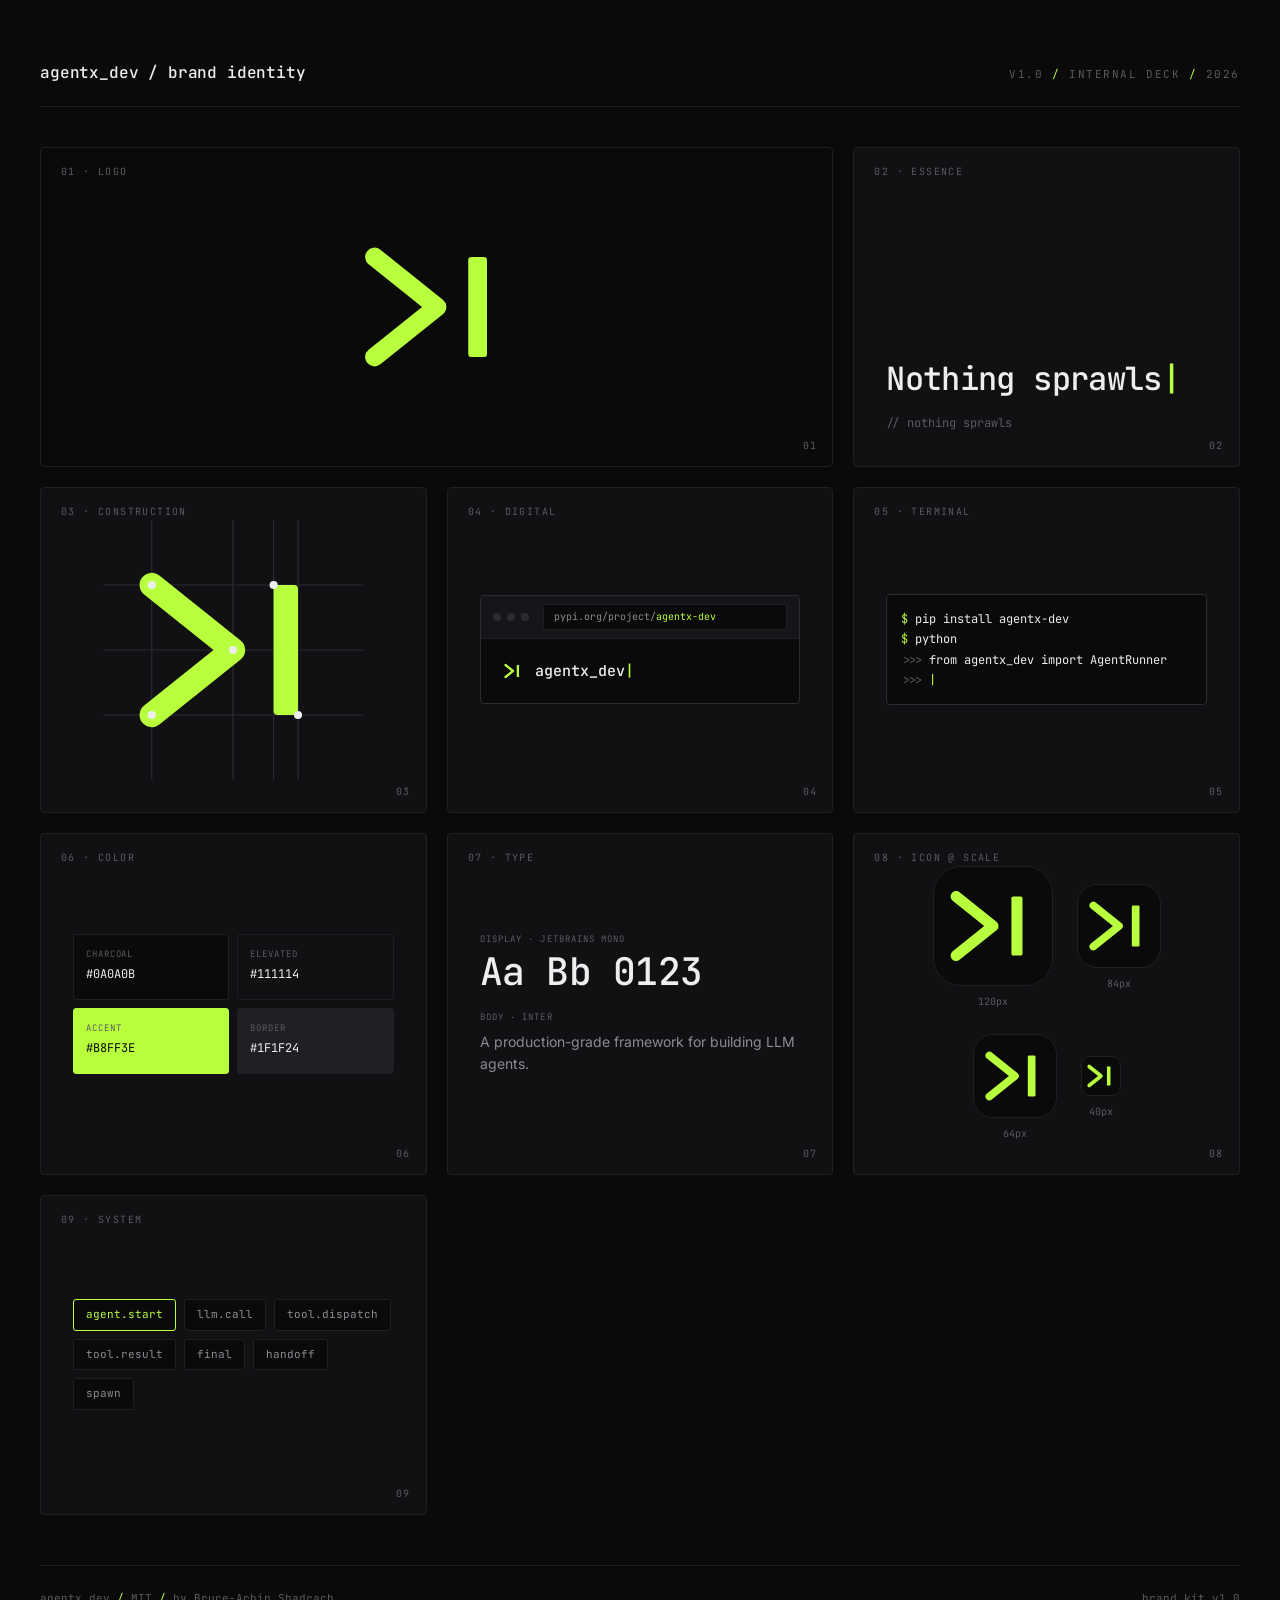
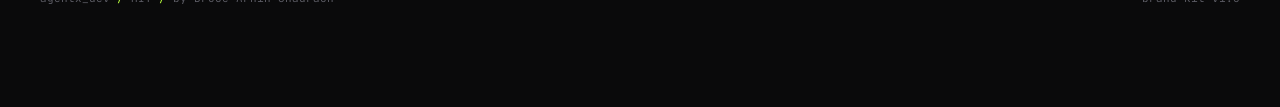
<file: brand/index.html>
<!DOCTYPE html>
<html lang="en">
<head>
  <meta charset="UTF-8" />
  <meta name="viewport" content="width=device-width, initial-scale=1.0" />
  <title>agentx_dev — brand identity</title>
  <link rel="preconnect" href="https://fonts.googleapis.com" />
  <link rel="preconnect" href="https://fonts.gstatic.com" crossorigin />
  <link rel="stylesheet" href="https://fonts.googleapis.com/css2?family=Inter:wght@400;500;600;700&family=JetBrains+Mono:wght@400;500;700&display=swap" />
  <link rel="icon" type="image/svg+xml" href="logo/app-icon.svg" />
  <style>
    :root {
      --bg: #0A0A0B;
      --bg-elev: #111114;
      --bg-elev-2: #16161A;
      --border: #1F1F24;
      --border-strong: #2B2B33;
      --text: #EEEEF0;
      --text-dim: #8B8B93;
      --text-mute: #5A5A62;
      --accent: #B8FF3E;
      --accent-glow: rgba(184, 255, 62, 0.15);
      --font-body: "Inter", -apple-system, BlinkMacSystemFont, "Segoe UI", sans-serif;
      --font-mono: "JetBrains Mono", ui-monospace, "SFMono-Regular", Menlo, Consolas, monospace;
    }
    * { box-sizing: border-box; }
    body {
      margin: 0;
      background: var(--bg);
      color: var(--text);
      font-family: var(--font-body);
      font-size: 15px;
      line-height: 1.6;
      -webkit-font-smoothing: antialiased;
    }

    /* Outer canvas -- a "deck-on-charcoal" feel. */
    .canvas {
      max-width: 1400px;
      margin: 0 auto;
      padding: 60px 40px 100px;
    }

    header.deck-header {
      display: flex;
      justify-content: space-between;
      align-items: baseline;
      margin-bottom: 40px;
      padding-bottom: 20px;
      border-bottom: 1px solid var(--border);
    }
    header.deck-header h1 {
      font-family: var(--font-mono);
      font-size: 16px;
      font-weight: 500;
      margin: 0;
      letter-spacing: -0.01em;
    }
    header.deck-header .meta {
      font-family: var(--font-mono);
      font-size: 11px;
      color: var(--text-mute);
      text-transform: uppercase;
      letter-spacing: 0.14em;
    }
    header.deck-header .meta .accent { color: var(--accent); }

    /* 3x3 grid with strong gutters. */
    .grid {
      display: grid;
      grid-template-columns: repeat(3, minmax(0, 1fr));
      gap: 20px;
    }

    .panel {
      background: var(--bg-elev);
      border: 1px solid var(--border);
      border-radius: 4px;
      padding: 32px;
      position: relative;
      overflow: hidden;
      min-height: 320px;
      display: flex;
      flex-direction: column;
      justify-content: center;
    }
    .panel::after {
      /* Panel number, bottom-right */
      content: attr(data-num);
      position: absolute;
      bottom: 12px;
      right: 16px;
      font-family: var(--font-mono);
      font-size: 10px;
      color: var(--text-mute);
      letter-spacing: 0.08em;
    }
    .panel-label {
      position: absolute;
      top: 16px;
      left: 20px;
      font-family: var(--font-mono);
      font-size: 10px;
      text-transform: uppercase;
      letter-spacing: 0.14em;
      color: var(--text-mute);
    }

    /* ---------- Panel 1: Logo cover ---------- */
    .panel.cover {
      display: flex;
      align-items: center;
      justify-content: center;
      grid-column: span 2;
      background: var(--bg);
    }
    .cover-mark { width: 40%; max-width: 200px; }

    /* ---------- Panel 2: Tagline ---------- */
    .panel.tagline {
      justify-content: flex-end;
    }
    .tagline-line {
      font-family: var(--font-mono);
      font-size: 32px;
      font-weight: 500;
      color: var(--text);
      letter-spacing: -0.02em;
      line-height: 1.1;
    }
    .tagline-line .cursor {
      color: var(--accent);
      animation: blink 1s steps(2, start) infinite;
    }
    .tagline-sub {
      color: var(--text-mute);
      font-family: var(--font-mono);
      font-size: 12px;
      margin-top: 18px;
    }
    @keyframes blink { to { visibility: hidden; } }

    /* ---------- Panel 3: Construction ---------- */
    .panel.construction {
      justify-content: center;
      align-items: center;
    }
    .construction-svg { width: 100%; max-width: 260px; }

    /* ---------- Panel 4: Digital application (browser) ---------- */
    .browser {
      background: var(--bg);
      border: 1px solid var(--border-strong);
      border-radius: 4px;
      overflow: hidden;
      width: 100%;
      max-width: 320px;
      margin: 0 auto;
    }
    .browser-bar {
      display: flex;
      align-items: center;
      gap: 6px;
      padding: 8px 12px;
      border-bottom: 1px solid var(--border);
      background: var(--bg-elev-2);
    }
    .browser-dot {
      width: 8px; height: 8px; border-radius: 50%;
      background: var(--border-strong);
    }
    .browser-url {
      margin-left: 8px;
      background: var(--bg);
      padding: 4px 10px;
      border-radius: 2px;
      font-family: var(--font-mono);
      font-size: 10px;
      color: var(--text-dim);
      flex: 1;
      border: 1px solid var(--border);
    }
    .browser-url .path { color: var(--accent); }
    .browser-body {
      padding: 20px;
      display: flex;
      align-items: center;
      gap: 10px;
    }
    .browser-body svg { width: 24px; height: 24px; }
    .browser-body .name {
      font-family: var(--font-mono);
      font-size: 15px;
      font-weight: 500;
    }
    .browser-body .name .cursor {
      color: var(--accent);
      animation: blink 1s steps(2, start) infinite;
    }

    /* ---------- Panel 5: Terminal ---------- */
    .terminal {
      background: var(--bg);
      border: 1px solid var(--border-strong);
      border-radius: 4px;
      padding: 14px;
      font-family: var(--font-mono);
      font-size: 12px;
      color: var(--text-dim);
      line-height: 1.7;
      width: 100%;
    }
    .terminal .prompt { color: var(--accent); }
    .terminal .cmd { color: var(--text); }
    .terminal .cur { color: var(--accent); animation: blink 1s steps(2, start) infinite; }

    /* ---------- Panel 6: Color system ---------- */
    .swatches {
      display: grid;
      grid-template-columns: 1fr 1fr;
      gap: 8px;
      width: 100%;
    }
    .swatch {
      padding: 12px;
      border-radius: 3px;
      font-family: var(--font-mono);
      font-size: 10px;
      display: flex;
      flex-direction: column;
      gap: 4px;
      min-height: 66px;
      border: 1px solid var(--border);
    }
    .swatch .role {
      font-size: 9px;
      color: var(--text-mute);
      text-transform: uppercase;
      letter-spacing: 0.1em;
    }
    .swatch .hex { font-size: 12px; }

    /* ---------- Panel 7: Typography ---------- */
    .type-specimen {
      display: flex;
      flex-direction: column;
      gap: 20px;
      width: 100%;
    }
    .type-block {
      display: flex;
      flex-direction: column;
      gap: 6px;
    }
    .type-label {
      font-family: var(--font-mono);
      font-size: 9px;
      color: var(--text-mute);
      text-transform: uppercase;
      letter-spacing: 0.12em;
    }
    .type-display {
      font-family: var(--font-mono);
      font-size: 38px;
      font-weight: 500;
      color: var(--text);
      letter-spacing: -0.02em;
      line-height: 1;
    }
    .type-body {
      font-family: var(--font-body);
      font-size: 14px;
      color: var(--text-dim);
    }

    /* ---------- Panel 8: App icon ---------- */
    .panel.icons {
      justify-content: center;
      align-items: center;
      gap: 24px;
      flex-direction: row;
      flex-wrap: wrap;
    }
    .icon-swatch {
      display: flex;
      flex-direction: column;
      align-items: center;
      gap: 8px;
    }
    .icon-swatch .glyph {
      width: 84px; height: 84px;
      border-radius: 20px;
      background: var(--bg);
      border: 1px solid var(--border);
      display: flex;
      align-items: center;
      justify-content: center;
    }
    .icon-swatch .glyph svg { width: 56%; height: 56%; }
    .icon-swatch .size {
      font-family: var(--font-mono);
      font-size: 10px;
      color: var(--text-mute);
    }
    /* Sub-sizes */
    .icon-swatch.large .glyph { width: 120px; height: 120px; border-radius: 28px; }
    .icon-swatch.small .glyph { width: 40px; height: 40px; border-radius: 9px; }

    /* ---------- Panel 9: System detail ---------- */
    .chips {
      display: flex;
      flex-wrap: wrap;
      gap: 8px;
      width: 100%;
    }
    .chip {
      padding: 6px 12px;
      background: var(--bg);
      border: 1px solid var(--border);
      border-radius: 3px;
      font-family: var(--font-mono);
      font-size: 11px;
      color: var(--text-dim);
    }
    .chip.active {
      color: var(--accent);
      border-color: var(--accent);
    }

    footer.deck-footer {
      margin-top: 50px;
      padding-top: 24px;
      border-top: 1px solid var(--border);
      display: flex;
      justify-content: space-between;
      font-family: var(--font-mono);
      font-size: 11px;
      color: var(--text-mute);
    }
    footer.deck-footer .accent { color: var(--accent); }

    @media (max-width: 900px) {
      .grid { grid-template-columns: 1fr; }
      .panel.cover { grid-column: span 1; }
    }
  </style>
</head>
<body>
  <div class="canvas">

    <header class="deck-header">
      <h1>agentx_dev / brand identity</h1>
      <div class="meta">v1.0 <span class="accent">/</span> internal deck <span class="accent">/</span> 2026</div>
    </header>

    <div class="grid">

      <!-- 01 · Logo Cover ................................................. -->
      <section class="panel cover" data-num="01">
        <span class="panel-label">01 · logo</span>
        <img class="cover-mark" src="logo/mark.svg" alt="agentx_dev mark" />
      </section>

      <!-- 02 · Tagline / Essence ........................................... -->
      <section class="panel tagline" data-num="02">
        <span class="panel-label">02 · essence</span>
        <div class="tagline-line">Nothing sprawls<span class="cursor">|</span></div>
        <div class="tagline-sub">// nothing sprawls</div>
      </section>

      <!-- 03 · Logo Construction ........................................... -->
      <section class="panel construction" data-num="03">
        <span class="panel-label">03 · construction</span>
        <svg class="construction-svg" viewBox="0 0 32 32" xmlns="http://www.w3.org/2000/svg">
          <!-- 8-unit grid guides -->
          <g stroke="#2B2B33" stroke-width="0.15" fill="none">
            <line x1="0" y1="8"  x2="32" y2="8"  />
            <line x1="0" y1="16" x2="32" y2="16" />
            <line x1="0" y1="24" x2="32" y2="24" />
            <line x1="6"  y1="0" x2="6"  y2="32" />
            <line x1="16" y1="0" x2="16" y2="32" />
            <line x1="21" y1="0" x2="21" y2="32" />
            <line x1="24" y1="0" x2="24" y2="32" />
          </g>
          <!-- The mark -->
          <path d="M 6 8 L 16 16 L 6 24" fill="none" stroke="#B8FF3E" stroke-width="3" stroke-linecap="round" stroke-linejoin="round" />
          <rect x="21" y="8" width="3" height="16" rx="0.5" fill="#B8FF3E" />
          <!-- Anchor dots -->
          <g fill="#EEEEF0">
            <circle cx="6"  cy="8"  r="0.5" />
            <circle cx="16" cy="16" r="0.5" />
            <circle cx="6"  cy="24" r="0.5" />
            <circle cx="21" cy="8"  r="0.5" />
            <circle cx="24" cy="24" r="0.5" />
          </g>
        </svg>
      </section>

      <!-- 04 · Digital application (browser) .............................. -->
      <section class="panel" data-num="04" style="justify-content: center; align-items: center;">
        <span class="panel-label">04 · digital</span>
        <div class="browser">
          <div class="browser-bar">
            <span class="browser-dot"></span>
            <span class="browser-dot"></span>
            <span class="browser-dot"></span>
            <span class="browser-url">pypi.org/project/<span class="path">agentx-dev</span></span>
          </div>
          <div class="browser-body">
            <img src="logo/mark.svg" alt="mark" style="width: 24px; height: 24px;" />
            <span class="name">agentx_dev<span class="cursor">|</span></span>
          </div>
        </div>
      </section>

      <!-- 05 · Terminal application ....................................... -->
      <section class="panel" data-num="05" style="justify-content: center;">
        <span class="panel-label">05 · terminal</span>
        <div class="terminal">
          <div><span class="prompt">$</span> <span class="cmd">pip install agentx-dev</span></div>
          <div><span class="prompt">$</span> <span class="cmd">python</span></div>
          <div><span style="color: var(--text-mute);">&gt;&gt;&gt;</span> <span class="cmd">from agentx_dev import AgentRunner</span></div>
          <div><span style="color: var(--text-mute);">&gt;&gt;&gt;</span> <span class="cur">|</span></div>
        </div>
      </section>

      <!-- 06 · Color system ............................................... -->
      <section class="panel" data-num="06" style="justify-content: center;">
        <span class="panel-label">06 · color</span>
        <div class="swatches">
          <div class="swatch" style="background: #0A0A0B; color: #EEEEF0;">
            <span class="role">charcoal</span>
            <span class="hex">#0A0A0B</span>
          </div>
          <div class="swatch" style="background: #111114; color: #EEEEF0;">
            <span class="role">elevated</span>
            <span class="hex">#111114</span>
          </div>
          <div class="swatch" style="background: #B8FF3E; color: #0A0A0B; border-color: #B8FF3E;">
            <span class="role">accent</span>
            <span class="hex">#B8FF3E</span>
          </div>
          <div class="swatch" style="background: #1F1F24; color: #EEEEF0;">
            <span class="role">border</span>
            <span class="hex">#1F1F24</span>
          </div>
        </div>
      </section>

      <!-- 07 · Typography ................................................. -->
      <section class="panel" data-num="07" style="justify-content: center;">
        <span class="panel-label">07 · type</span>
        <div class="type-specimen">
          <div class="type-block">
            <span class="type-label">display · JetBrains Mono</span>
            <div class="type-display">Aa Bb 0123</div>
          </div>
          <div class="type-block">
            <span class="type-label">body · Inter</span>
            <div class="type-body">A production-grade framework for building LLM agents.</div>
          </div>
        </div>
      </section>

      <!-- 08 · App icon at scale .......................................... -->
      <section class="panel icons" data-num="08">
        <span class="panel-label">08 · icon @ scale</span>
        <div class="icon-swatch large">
          <div class="glyph"><img src="logo/mark.svg" alt="" /></div>
          <div class="size">120px</div>
        </div>
        <div class="icon-swatch">
          <div class="glyph"><img src="logo/mark.svg" alt="" /></div>
          <div class="size">84px</div>
        </div>
        <div class="icon-swatch">
          <div class="glyph"><img src="logo/mark.svg" alt="" /></div>
          <div class="size">64px</div>
        </div>
        <div class="icon-swatch small">
          <div class="glyph"><img src="logo/mark.svg" alt="" /></div>
          <div class="size">40px</div>
        </div>
      </section>

      <!-- 09 · System detail (component chips) ............................ -->
      <section class="panel" data-num="09" style="justify-content: center;">
        <span class="panel-label">09 · system</span>
        <div class="chips">
          <span class="chip active">agent.start</span>
          <span class="chip">llm.call</span>
          <span class="chip">tool.dispatch</span>
          <span class="chip">tool.result</span>
          <span class="chip">final</span>
          <span class="chip">handoff</span>
          <span class="chip">spawn</span>
        </div>
      </section>

    </div>

    <footer class="deck-footer">
      <div>agentx_dev <span class="accent">/</span> MIT <span class="accent">/</span> by Bruce-Arhin Shadrach</div>
      <div>brand kit v1.0</div>
    </footer>

  </div>
</body>
</html>
</file>
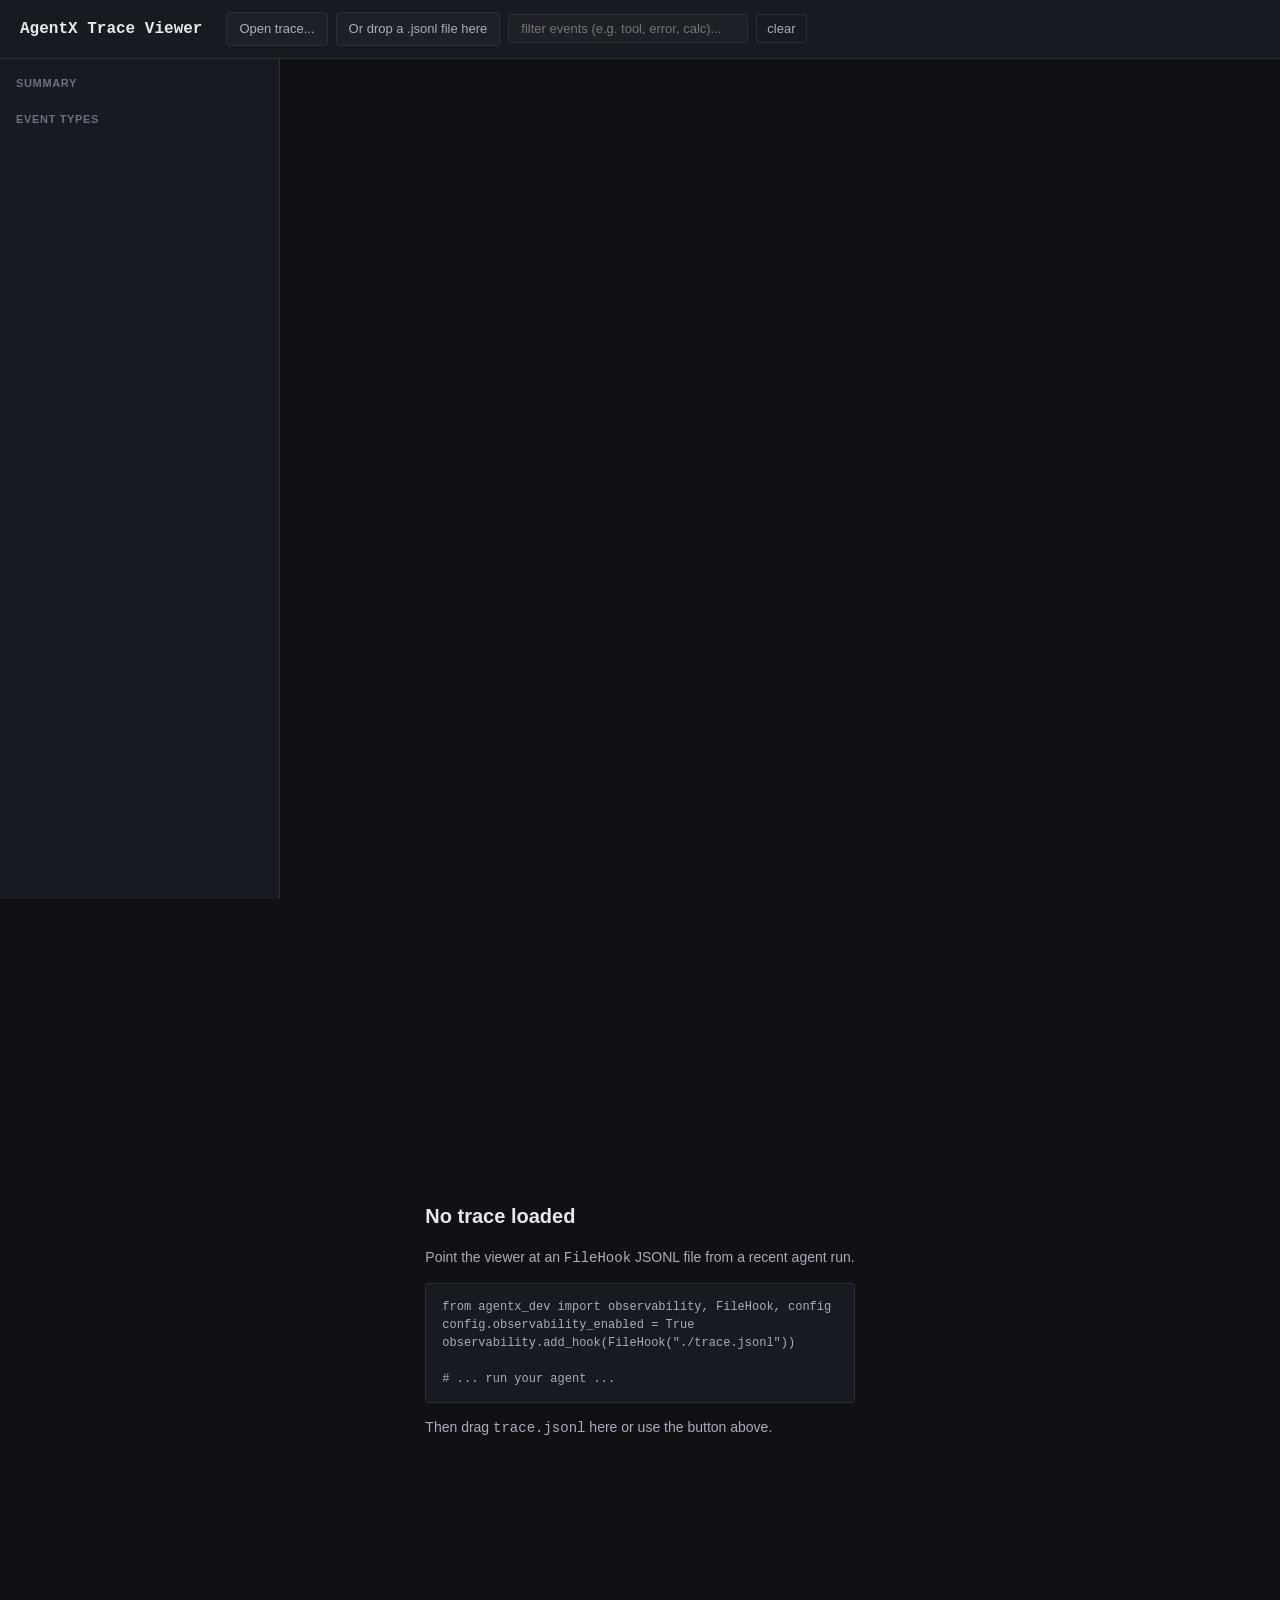
<file: viewer/index.html>
<!DOCTYPE html>
<html lang="en">
<head>
  <meta charset="UTF-8" />
  <meta name="viewport" content="width=device-width, initial-scale=1.0" />
  <title>AgentX Trace Viewer</title>
  <link rel="icon" type="image/svg+xml" href="../brand/logo/mark.svg" />
  <link rel="stylesheet" href="style.css" />
</head>
<body>
  <header>
    <h1>AgentX Trace Viewer</h1>
    <div class="controls">
      <label class="file-btn">
        <input type="file" id="file" accept=".jsonl,.json,.log" hidden />
        Open trace...
      </label>
      <label class="file-btn dropzone" id="dropzone">
        Or drop a .jsonl file here
      </label>
      <input id="filter" type="search" placeholder="filter events (e.g. tool, error, calc)..." />
      <button id="clear">clear</button>
    </div>
  </header>

  <div class="layout">
    <aside class="summary">
      <h2>Summary</h2>
      <div id="summary"></div>
      <h2>Event types</h2>
      <div id="type-filter"></div>
    </aside>
    <main>
      <div id="timeline"></div>
    </main>
  </div>

  <div id="empty-state">
    <div>
      <h2>No trace loaded</h2>
      <p>Point the viewer at an <code>FileHook</code> JSONL file from a
        recent agent run.</p>
      <pre><code>from agentx_dev import observability, FileHook, config
config.observability_enabled = True
observability.add_hook(FileHook("./trace.jsonl"))

# ... run your agent ...</code></pre>
      <p>Then drag <code>trace.jsonl</code> here or use the button above.</p>
    </div>
  </div>

  <script src="app.js"></script>
</body>
</html>
</file>
<file: viewer/style.css>
:root {
  --bg: #0f1115;
  --bg-elev: #171a21;
  --bg-elev-2: #1e2028;
  --border: #2a2e37;
  --text: #e6e8ee;
  --text-dim: #a8adb8;
  --text-mute: #6b7080;
  --accent: #7aa7ff;
  --ok: #4ade80;
  --warn: #fbbf24;
  --err: #f87171;
  --info: #93c5fd;
  --agent: #a78bfa;
  --topbar-h: 60px;
  --sidebar-w: 280px;
}

* { box-sizing: border-box; }
html, body {
  margin: 0; padding: 0;
  background: var(--bg); color: var(--text);
  font-family: -apple-system, BlinkMacSystemFont, "Segoe UI", Roboto, Arial, sans-serif;
  font-size: 14px; line-height: 1.5;
}

header {
  position: sticky; top: 0; z-index: 5;
  padding: 12px 20px;
  background: var(--bg-elev); border-bottom: 1px solid var(--border);
  display: flex; align-items: center; gap: 24px;
}
header h1 {
  font-size: 16px; margin: 0; font-weight: 600;
  font-family: ui-monospace, Menlo, Consolas, monospace;
}
.controls { display: flex; align-items: center; gap: 8px; flex-wrap: wrap; }
.file-btn {
  padding: 6px 12px; border: 1px solid var(--border); border-radius: 4px;
  background: var(--bg-elev-2); color: var(--text-dim);
  cursor: pointer; font-size: 13px;
}
.file-btn:hover { border-color: var(--accent); color: var(--text); }
.file-btn.dropzone.dragover {
  background: var(--accent); color: #000; border-color: var(--accent);
}
#filter {
  padding: 6px 12px; border: 1px solid var(--border); border-radius: 4px;
  background: var(--bg-elev-2); color: var(--text);
  min-width: 240px; font-size: 13px;
}
#filter:focus { outline: none; border-color: var(--accent); }
#clear {
  padding: 6px 10px; border: 1px solid var(--border); border-radius: 4px;
  background: transparent; color: var(--text-dim);
  cursor: pointer; font-size: 13px;
}
#clear:hover { color: var(--text); border-color: var(--accent); }

.layout {
  display: grid;
  grid-template-columns: var(--sidebar-w) 1fr;
  min-height: calc(100vh - var(--topbar-h));
}

.summary {
  border-right: 1px solid var(--border);
  padding: 16px;
  background: var(--bg-elev);
  overflow-y: auto;
}
.summary h2 {
  font-size: 11px; text-transform: uppercase; letter-spacing: 0.06em;
  color: var(--text-mute); margin: 20px 0 8px; font-weight: 600;
}
.summary h2:first-child { margin-top: 0; }

.stat {
  display: flex; justify-content: space-between;
  padding: 4px 0; font-size: 13px;
}
.stat .label { color: var(--text-dim); }
.stat .value { color: var(--text); font-family: ui-monospace, Menlo, Consolas, monospace; }

.type-btn {
  display: flex; justify-content: space-between; align-items: center;
  padding: 4px 8px; border-radius: 3px;
  cursor: pointer; font-size: 12px;
  color: var(--text-dim);
  border-left: 3px solid var(--border);
}
.type-btn:hover { background: var(--bg-elev-2); color: var(--text); }
.type-btn.off { opacity: 0.35; }
.type-btn .count { color: var(--text-mute); font-variant-numeric: tabular-nums; }

main {
  padding: 16px 20px 60px;
  overflow-y: auto;
}

#timeline { max-width: 1200px; }

.event {
  display: grid;
  grid-template-columns: 90px 24px 1fr auto;
  gap: 12px;
  padding: 8px 12px;
  border-radius: 4px;
  margin-bottom: 2px;
  border-left: 3px solid var(--border);
  align-items: baseline;
}
.event:hover { background: var(--bg-elev); }
.event.expanded { background: var(--bg-elev-2); padding-bottom: 12px; }

.event .time {
  color: var(--text-mute); font-size: 11px;
  font-family: ui-monospace, Menlo, Consolas, monospace;
  font-variant-numeric: tabular-nums;
}
.event .dot { width: 8px; height: 8px; border-radius: 50%; align-self: center; }
.event .title { font-size: 13px; color: var(--text); }
.event .type { color: var(--text-mute); font-size: 12px; margin-right: 8px; }
.event .duration {
  color: var(--text-mute); font-size: 11px;
  font-family: ui-monospace, Menlo, Consolas, monospace;
}
.event.error { border-left-color: var(--err); }
.event.error .title { color: var(--err); }

.event .details {
  grid-column: 3 / -1;
  margin-top: 8px;
  padding: 10px 12px;
  background: var(--bg); border-radius: 4px;
  border: 1px solid var(--border);
  display: none;
}
.event.expanded .details { display: block; }
.event .details pre {
  margin: 0; font-size: 12px;
  color: var(--text-dim);
  font-family: ui-monospace, Menlo, Consolas, monospace;
  white-space: pre-wrap; word-break: break-word;
}

.dot.agent { background: var(--agent); }
.dot.llm { background: var(--info); }
.dot.tool { background: var(--ok); }
.dot.error { background: var(--err); }
.dot.other { background: var(--text-mute); }

.event.agent { border-left-color: var(--agent); }
.event.llm { border-left-color: var(--info); }
.event.tool { border-left-color: var(--ok); }

#empty-state {
  display: flex; align-items: center; justify-content: center;
  min-height: calc(100vh - var(--topbar-h));
  padding: 20px;
  color: var(--text-dim);
}
#empty-state h2 { color: var(--text); font-size: 20px; }
#empty-state pre {
  background: var(--bg-elev); padding: 14px 16px;
  border-radius: 4px; border: 1px solid var(--border);
  font-size: 12px; line-height: 1.5;
  margin: 12px 0;
}
#empty-state code { font-family: ui-monospace, Menlo, Consolas, monospace; }
</file>
